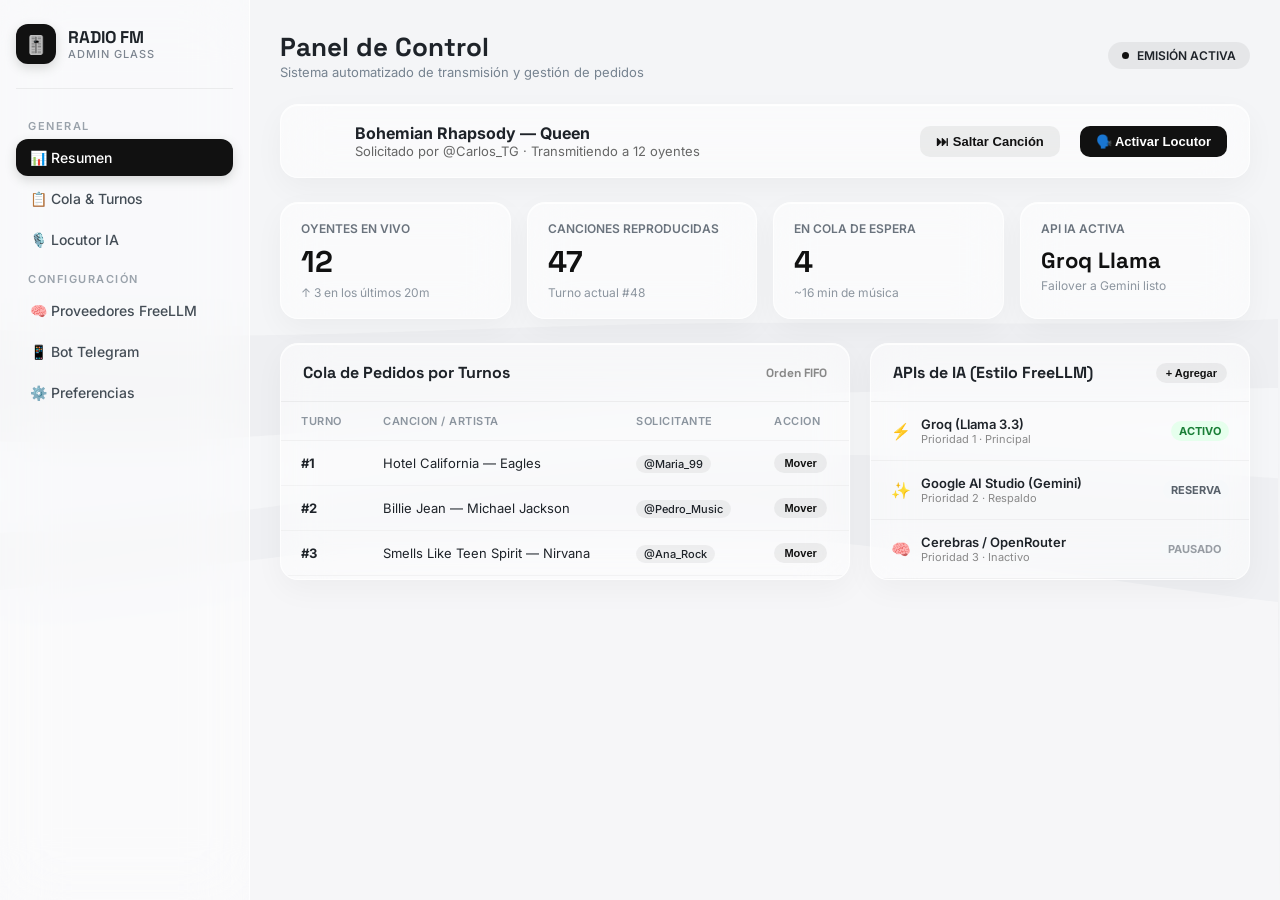
<file: preview-admin.html>
<!DOCTYPE html>
<html>
<head>
  <meta charset="UTF-8">
  <style>
    @import url('https://fonts.googleapis.com/css2?family=Inter:wght@300;400;500;600;700;800&family=Space+Grotesk:wght@500;600;700&display=swap');

    * { margin: 0; padding: 0; box-sizing: border-box; }

    body {
      background: #f4f5f7;
      font-family: 'Inter', -apple-system, sans-serif;
      min-height: 100vh;
      display: flex;
      color: #1e2329;
      overflow-x: hidden;
    }

    #waveCanvas {
      position: fixed;
      top: 0; left: 0;
      width: 100%; height: 100%;
      z-index: 0;
      pointer-events: none;
    }

    .glass {
      background: rgba(255, 255, 255, 0.52);
      backdrop-filter: blur(24px);
      -webkit-backdrop-filter: blur(24px);
      border: 1px solid rgba(255, 255, 255, 0.7);
      border-radius: 18px;
      box-shadow: 0 10px 30px rgba(0, 0, 0, 0.04), inset 0 1px 0 rgba(255, 255, 255, 0.85);
    }

    .glass-sidebar {
      background: rgba(255, 255, 255, 0.45);
      backdrop-filter: blur(30px);
      -webkit-backdrop-filter: blur(30px);
      border-right: 1px solid rgba(255, 255, 255, 0.8);
      width: 250px;
      flex-shrink: 0;
      display: flex;
      flex-direction: column;
      padding: 24px 16px;
      position: relative;
      z-index: 2;
    }

    .logo-box {
      display: flex;
      align-items: center;
      gap: 12px;
      padding-bottom: 24px;
      border-bottom: 1px solid rgba(0, 0, 0, 0.06);
      margin-bottom: 20px;
    }

    .logo-icon {
      width: 40px; height: 40px;
      background: #111;
      color: #fff;
      border-radius: 12px;
      display: flex;
      align-items: center;
      justify-content: center;
      font-size: 18px;
      box-shadow: 0 4px 12px rgba(0,0,0,0.15);
    }

    .logo-title {
      font-family: 'Space Grotesk', sans-serif;
      font-weight: 700;
      font-size: 17px;
      line-height: 1.2;
    }

    .logo-sub {
      font-size: 11px;
      color: #7d8590;
      font-weight: 500;
      letter-spacing: 1px;
    }

    .nav-label {
      font-size: 11px;
      text-transform: uppercase;
      letter-spacing: 1.5px;
      color: #9aa2ab;
      padding: 10px 12px 6px;
      font-weight: 600;
    }

    .nav-btn {
      display: flex;
      align-items: center;
      gap: 12px;
      padding: 10px 14px;
      border-radius: 12px;
      font-size: 14px;
      font-weight: 500;
      color: #444d56;
      cursor: pointer;
      transition: all 0.2s ease;
      margin-bottom: 4px;
    }

    .nav-btn:hover {
      background: rgba(255, 255, 255, 0.7);
      color: #000;
    }

    .nav-btn.active {
      background: #111;
      color: #fff;
      box-shadow: 0 4px 12px rgba(0,0,0,0.15);
    }

    .main-wrap {
      flex: 1;
      padding: 30px;
      position: relative;
      z-index: 2;
      overflow-y: auto;
    }

    .top-header {
      display: flex;
      justify-content: space-between;
      align-items: center;
      margin-bottom: 24px;
    }

    .page-title {
      font-family: 'Space Grotesk', sans-serif;
      font-size: 26px;
      font-weight: 700;
    }

    .live-chip {
      display: inline-flex;
      align-items: center;
      gap: 8px;
      padding: 6px 14px;
      border-radius: 50px;
      background: rgba(0,0,0,0.06);
      font-size: 12px;
      font-weight: 600;
    }

    .dot {
      width: 7px; height: 7px;
      border-radius: 50%;
      background: #111;
      animation: pulse 1.6s infinite ease-in-out;
    }

    @keyframes pulse {
      0%, 100% { opacity: 1; transform: scale(1); }
      50% { opacity: 0.3; transform: scale(1.3); }
    }

    /* STATS */
    .stats-row {
      display: grid;
      grid-template-columns: repeat(4, 1fr);
      gap: 16px;
      margin-bottom: 24px;
    }

    .stat-card {
      padding: 18px 20px;
    }

    .stat-label {
      font-size: 12px;
      font-weight: 600;
      color: #6a737d;
      margin-bottom: 6px;
    }

    .stat-val {
      font-family: 'Space Grotesk', sans-serif;
      font-size: 30px;
      font-weight: 700;
      color: #111;
    }

    .stat-extra {
      font-size: 12px;
      color: #8c959f;
      margin-top: 4px;
    }

    /* MINI PLAYER */
    .now-playing-panel {
      padding: 18px 22px;
      display: flex;
      align-items: center;
      gap: 20px;
      margin-bottom: 24px;
    }

    .freq-bars {
      display: flex;
      align-items: flex-end;
      gap: 3px;
      height: 32px;
    }

    .fb {
      width: 4px;
      background: #111;
      border-radius: 2px;
      animation: freqAnim var(--spd) infinite alternate ease-in-out;
    }

    @keyframes freqAnim {
      0% { height: 6px; }
      100% { height: var(--h); }
    }

    .track-details { flex: 1; }
    .track-title { font-weight: 700; font-size: 16px; }
    .track-sub { font-size: 13px; color: #666; }

    .btn-action {
      border: none;
      background: rgba(0,0,0,0.06);
      color: #111;
      font-size: 13px;
      font-weight: 600;
      padding: 8px 16px;
      border-radius: 10px;
      cursor: pointer;
      transition: all 0.2s;
    }

    .btn-action:hover {
      background: #111;
      color: #fff;
    }

    /* GRID SECTIONS */
    .panels-grid {
      display: grid;
      grid-template-columns: 1.5fr 1fr;
      gap: 20px;
    }

    .card-title {
      font-family: 'Space Grotesk', sans-serif;
      font-size: 16px;
      font-weight: 700;
      padding: 18px 22px;
      border-bottom: 1px solid rgba(0, 0, 0, 0.05);
      display: flex;
      justify-content: space-between;
      align-items: center;
    }

    .queue-table {
      width: 100%;
      border-collapse: collapse;
      font-size: 13px;
    }

    .queue-table th {
      text-align: left;
      padding: 12px 20px;
      color: #8c959f;
      font-weight: 600;
      font-size: 11px;
      letter-spacing: 0.5px;
      border-bottom: 1px solid rgba(0,0,0,0.04);
    }

    .queue-table td {
      padding: 12px 20px;
      border-bottom: 1px solid rgba(0,0,0,0.03);
    }

    .user-tag {
      background: rgba(0,0,0,0.05);
      padding: 2px 8px;
      border-radius: 50px;
      font-size: 11px;
      font-weight: 500;
    }

    /* API PROVIDERS LIST */
    .provider-row {
      display: flex;
      align-items: center;
      justify-content: space-between;
      padding: 14px 20px;
      border-bottom: 1px solid rgba(0, 0, 0, 0.04);
    }

    .prov-info { display: flex; align-items: center; gap: 10px; }
    .prov-status {
      font-size: 11px;
      font-weight: 700;
      padding: 3px 8px;
      border-radius: 50px;
      background: #e6ffed;
      color: #1a7f37;
    }
    .prov-backup {
      background: #f6f8fa;
      color: #57606a;
    }
  </style>
</head>
<body>

  <canvas id="waveCanvas"></canvas>

  <aside class="glass-sidebar">
    <div class="logo-box">
      <div class="logo-icon">🎚️</div>
      <div>
        <div class="logo-title">RADIO FM</div>
        <div class="logo-sub">ADMIN GLASS</div>
      </div>
    </div>

    <div class="nav-label">General</div>
    <div class="nav-btn active">📊 Resumen</div>
    <div class="nav-btn">📋 Cola & Turnos</div>
    <div class="nav-btn">🎙️ Locutor IA</div>

    <div class="nav-label">Configuración</div>
    <div class="nav-btn">🧠 Proveedores FreeLLM</div>
    <div class="nav-btn">📱 Bot Telegram</div>
    <div class="nav-btn">⚙️ Preferencias</div>
  </aside>

  <main class="main-wrap">
    <div class="top-header">
      <div>
        <div class="page-title">Panel de Control</div>
        <div style="font-size: 13px; color: #768390;">Sistema automatizado de transmisión y gestión de pedidos</div>
      </div>
      <div class="live-chip">
        <div class="dot"></div>
        EMISIÓN ACTIVA
      </div>
    </div>

    <!-- Mini player -->
    <div class="now-playing-panel glass">
      <div class="freq-bars">
        <div class="fb" style="--spd:0.4s;--h:24px"></div>
        <div class="fb" style="--spd:0.6s;--h:15px"></div>
        <div class="fb" style="--spd:0.35s;--h:30px"></div>
        <div class="fb" style="--spd:0.5s;--h:18px"></div>
        <div class="fb" style="--spd:0.45s;--h:27px"></div>
      </div>
      <div class="track-details">
        <div class="track-title">Bohemian Rhapsody — Queen</div>
        <div class="track-sub">Solicitado por @Carlos_TG · Transmitiendo a 12 oyentes</div>
      </div>
      <button class="btn-action">⏭ Saltar Canción</button>
      <button class="btn-action" style="background:#111; color:#fff;">🗣️ Activar Locutor</button>
    </div>

    <!-- Stats -->
    <div class="stats-row">
      <div class="stat-card glass">
        <div class="stat-label">OYENTES EN VIVO</div>
        <div class="stat-val">12</div>
        <div class="stat-extra">↑ 3 en los últimos 20m</div>
      </div>
      <div class="stat-card glass">
        <div class="stat-label">CANCIONES REPRODUCIDAS</div>
        <div class="stat-val">47</div>
        <div class="stat-extra">Turno actual #48</div>
      </div>
      <div class="stat-card glass">
        <div class="stat-label">EN COLA DE ESPERA</div>
        <div class="stat-val">4</div>
        <div class="stat-extra">~16 min de música</div>
      </div>
      <div class="stat-card glass">
        <div class="stat-label">API IA ACTIVA</div>
        <div class="stat-val" style="font-size:22px; padding-top:4px;">Groq Llama</div>
        <div class="stat-extra">Failover a Gemini listo</div>
      </div>
    </div>

    <div class="panels-grid">
      <!-- Queue -->
      <div class="glass" style="overflow:hidden;">
        <div class="card-title">
          <span>Cola de Pedidos por Turnos</span>
          <span style="font-size:12px; color:#888;">Orden FIFO</span>
        </div>
        <table class="queue-table">
          <thead>
            <tr>
              <th>TURNO</th>
              <th>CANCION / ARTISTA</th>
              <th>SOLICITANTE</th>
              <th>ACCION</th>
            </tr>
          </thead>
          <tbody>
            <tr>
              <td><strong>#1</strong></td>
              <td>Hotel California — Eagles</td>
              <td><span class="user-tag">@Maria_99</span></td>
              <td><button class="btn-action" style="padding:4px 10px; font-size:11px;">Mover</button></td>
            </tr>
            <tr>
              <td><strong>#2</strong></td>
              <td>Billie Jean — Michael Jackson</td>
              <td><span class="user-tag">@Pedro_Music</span></td>
              <td><button class="btn-action" style="padding:4px 10px; font-size:11px;">Mover</button></td>
            </tr>
            <tr>
              <td><strong>#3</strong></td>
              <td>Smells Like Teen Spirit — Nirvana</td>
              <td><span class="user-tag">@Ana_Rock</span></td>
              <td><button class="btn-action" style="padding:4px 10px; font-size:11px;">Mover</button></td>
            </tr>
          </tbody>
        </table>
      </div>

      <!-- APIs FreeLLM -->
      <div class="glass" style="overflow:hidden;">
        <div class="card-title">
          <span>APIs de IA (Estilo FreeLLM)</span>
          <button class="btn-action" style="padding:4px 10px; font-size:11px;">+ Agregar</button>
        </div>
        <div class="provider-row">
          <div class="prov-info">
            <div>⚡</div>
            <div>
              <div style="font-weight:600; font-size:13px;">Groq (Llama 3.3)</div>
              <div style="font-size:11px; color:#888;">Prioridad 1 · Principal</div>
            </div>
          </div>
          <span class="prov-status">ACTIVO</span>
        </div>
        <div class="provider-row">
          <div class="prov-info">
            <div>✨</div>
            <div>
              <div style="font-weight:600; font-size:13px;">Google AI Studio (Gemini)</div>
              <div style="font-size:11px; color:#888;">Prioridad 2 · Respaldo</div>
            </div>
          </div>
          <span class="prov-status prov-backup">RESERVA</span>
        </div>
        <div class="provider-row">
          <div class="prov-info">
            <div>🧠</div>
            <div>
              <div style="font-weight:600; font-size:13px;">Cerebras / OpenRouter</div>
              <div style="font-size:11px; color:#888;">Prioridad 3 · Inactivo</div>
            </div>
          </div>
          <span class="prov-status prov-backup" style="opacity:0.6;">PAUSADO</span>
        </div>
      </div>
    </div>
  </main>

  <script>
    const canvas = document.getElementById('waveCanvas');
    const ctx = canvas.getContext('2d');
    let w, h, t = 0;

    function resize() {
      w = canvas.width = window.innerWidth;
      h = canvas.height = window.innerHeight;
    }
    resize();
    window.addEventListener('resize', resize);

    function loop() {
      ctx.clearRect(0, 0, w, h);
      ctx.fillStyle = '#f4f5f7';
      ctx.fillRect(0, 0, w, h);

      for (let i = 0; i < 4; i++) {
        const yBase = h * 0.35 + (i * 90);
        ctx.beginPath();
        ctx.moveTo(0, h);
        ctx.lineTo(0, yBase);

        for (let x = 0; x <= w; x += 3) {
          const y = yBase + Math.sin(x * 0.0025 + t * 0.01 + i) * (20 + i * 8) + Math.cos(x * 0.005 - t * 0.008) * 10;
          ctx.lineTo(x, y);
        }
        ctx.lineTo(w, h);
        ctx.closePath();

        ctx.fillStyle = (i % 2 === 0) ? 'rgba(15, 23, 42, 0.025)' : 'rgba(255, 255, 255, 0.4)';
        ctx.fill();
      }

      t++;
      requestAnimationFrame(loop);
    }
    loop();
  </script>
</body>
</html>
</file>
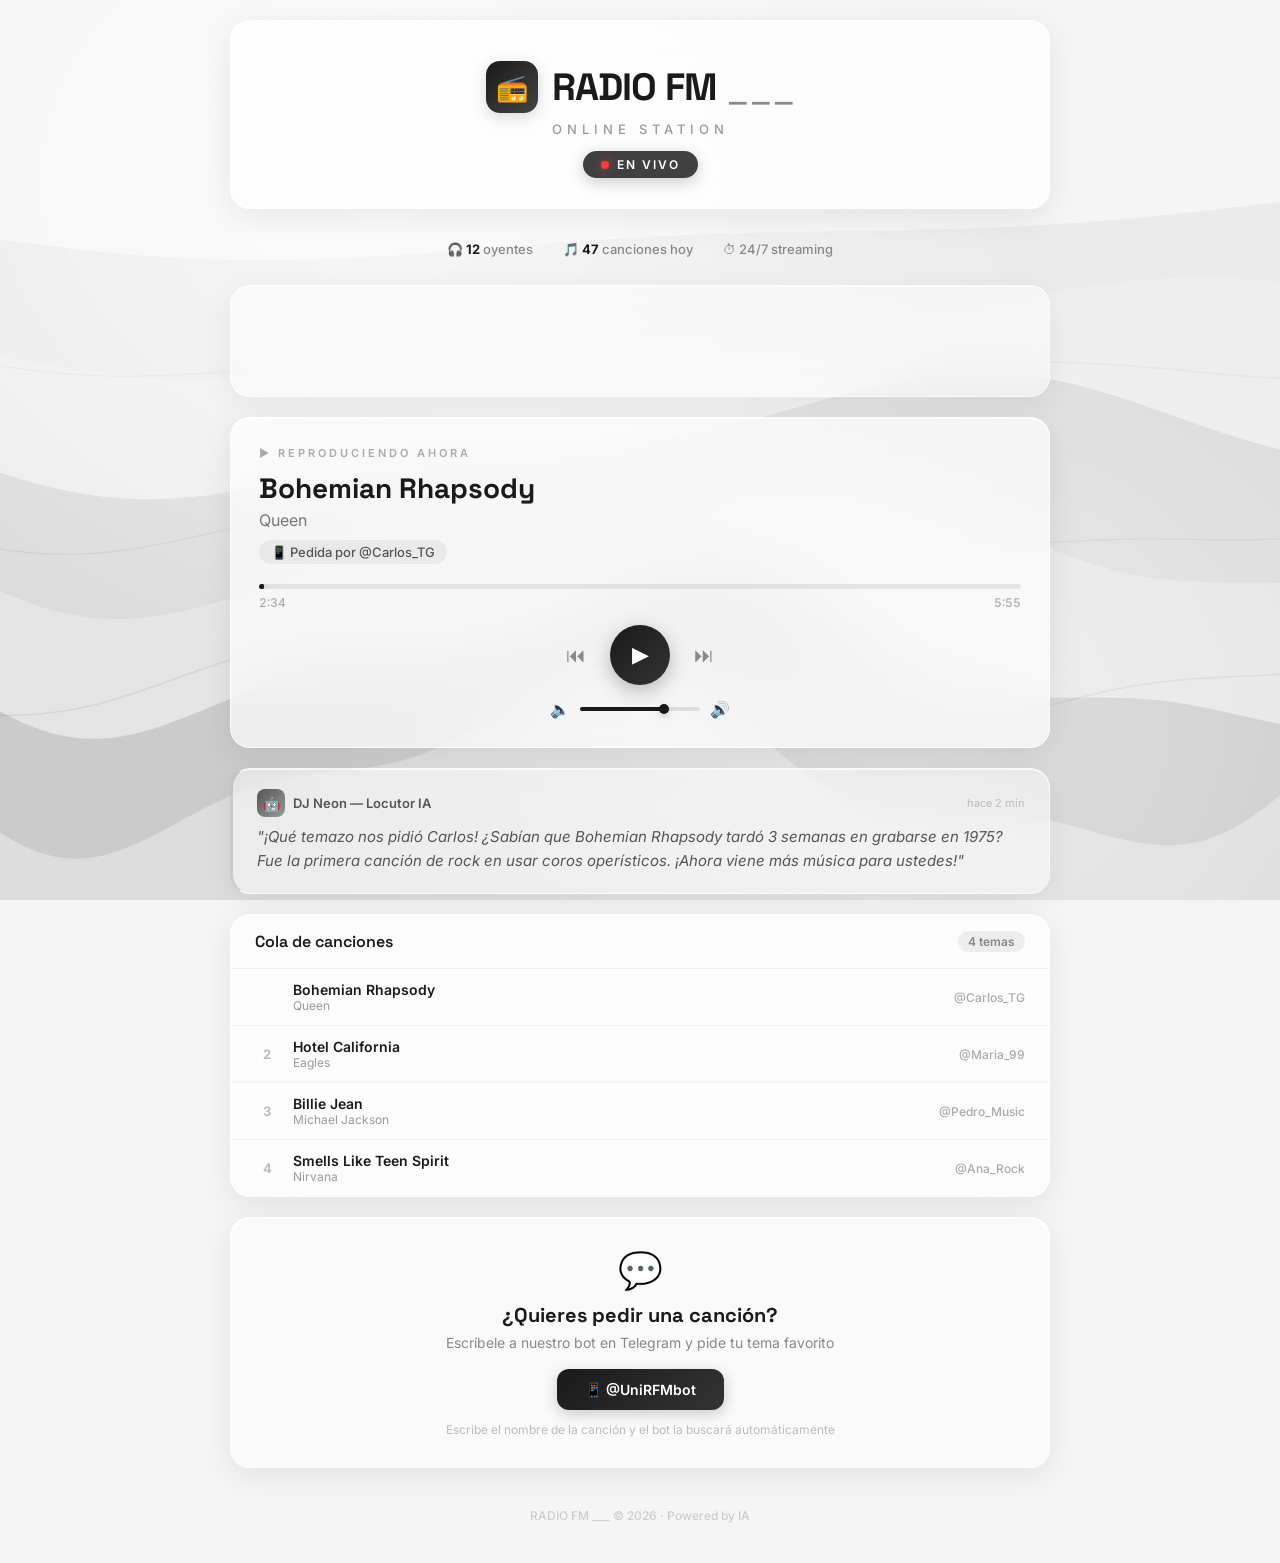
<file: preview-radio.html>
<!DOCTYPE html>
<html>
<head>
  <meta charset="UTF-8">
  <style>
    @import url('https://fonts.googleapis.com/css2?family=Inter:wght@300;400;500;600;700;800;900&family=Space+Grotesk:wght@400;500;600;700&display=swap');

    * { margin: 0; padding: 0; box-sizing: border-box; }

    body {
      background: #f5f5f5;
      font-family: 'Inter', -apple-system, sans-serif;
      min-height: 100vh;
      overflow-x: hidden;
      color: #1a1a1a;
    }

    /* Canvas background for waves */
    #waveBg {
      position: fixed;
      top: 0; left: 0;
      width: 100%; height: 100%;
      z-index: 0;
    }

    /* Soft gradient overlay */
    .bg-overlay {
      position: fixed;
      top: 0; left: 0;
      width: 100%; height: 100%;
      background: radial-gradient(ellipse at 30% 20%, rgba(255,255,255,0.6) 0%, transparent 50%),
                  radial-gradient(ellipse at 70% 80%, rgba(255,255,255,0.4) 0%, transparent 50%);
      z-index: 1;
      pointer-events: none;
    }

    .container {
      max-width: 860px;
      margin: 0 auto;
      padding: 20px;
      position: relative;
      z-index: 2;
    }

    /* GLASS CARD */
    .glass {
      background: rgba(255, 255, 255, 0.45);
      backdrop-filter: blur(20px);
      -webkit-backdrop-filter: blur(20px);
      border: 1px solid rgba(255, 255, 255, 0.6);
      border-radius: 20px;
      box-shadow: 0 8px 32px rgba(0, 0, 0, 0.06),
                  inset 0 1px 0 rgba(255, 255, 255, 0.7);
    }

    .glass-strong {
      background: rgba(255, 255, 255, 0.65);
      backdrop-filter: blur(30px);
      -webkit-backdrop-filter: blur(30px);
      border: 1px solid rgba(255, 255, 255, 0.75);
      border-radius: 20px;
      box-shadow: 0 8px 32px rgba(0, 0, 0, 0.08),
                  inset 0 1px 0 rgba(255, 255, 255, 0.9);
    }

    .glass-subtle {
      background: rgba(255, 255, 255, 0.25);
      backdrop-filter: blur(12px);
      -webkit-backdrop-filter: blur(12px);
      border: 1px solid rgba(255, 255, 255, 0.35);
      border-radius: 16px;
      box-shadow: 0 4px 16px rgba(0, 0, 0, 0.04);
    }

    /* HEADER */
    .header {
      text-align: center;
      padding: 40px 30px 30px;
      margin-bottom: 20px;
    }

    .logo-group {
      display: flex;
      align-items: center;
      justify-content: center;
      gap: 14px;
      margin-bottom: 8px;
    }

    .logo-icon {
      width: 52px;
      height: 52px;
      background: linear-gradient(135deg, #1a1a1a 0%, #444 100%);
      border-radius: 14px;
      display: flex;
      align-items: center;
      justify-content: center;
      font-size: 26px;
      box-shadow: 0 4px 15px rgba(0,0,0,0.15);
    }

    .logo-text {
      font-family: 'Space Grotesk', sans-serif;
      font-weight: 800;
      font-size: 38px;
      letter-spacing: -1px;
      color: #1a1a1a;
    }

    .logo-text span {
      color: #888;
      font-weight: 400;
    }

    .subtitle {
      font-size: 13px;
      font-weight: 500;
      color: #999;
      letter-spacing: 5px;
      text-transform: uppercase;
    }

    .live-pill {
      display: inline-flex;
      align-items: center;
      gap: 8px;
      background: rgba(0, 0, 0, 0.75);
      color: #fff;
      padding: 6px 18px;
      border-radius: 50px;
      font-size: 12px;
      font-weight: 600;
      letter-spacing: 2px;
      margin-top: 14px;
      box-shadow: 0 4px 15px rgba(0,0,0,0.2);
    }

    @keyframes pulse-live {
      0%, 100% { opacity: 1; transform: scale(1); }
      50% { opacity: 0.5; transform: scale(1.3); }
    }

    .live-dot {
      width: 8px; height: 8px;
      background: #ff3b3b;
      border-radius: 50%;
      animation: pulse-live 1.5s ease-in-out infinite;
      box-shadow: 0 0 8px rgba(255,59,59,0.6);
    }

    /* LISTENERS */
    .listeners-bar {
      display: flex;
      justify-content: center;
      gap: 30px;
      padding: 12px 0;
      margin-bottom: 16px;
      font-size: 13px;
      font-weight: 500;
      color: #888;
    }

    .listeners-bar strong {
      color: #1a1a1a;
      font-weight: 700;
    }

    /* WAVE VISUALIZER (CSS) */
    .wave-visualizer {
      padding: 20px;
      margin-bottom: 20px;
      overflow: hidden;
      position: relative;
    }

    .wave-bars {
      display: flex;
      justify-content: center;
      align-items: center;
      height: 70px;
      gap: 2.5px;
    }

    .w-bar {
      width: 4px;
      border-radius: 4px;
      background: linear-gradient(180deg, #1a1a1a 0%, #aaa 100%);
      opacity: 0.7;
      animation: wave-eq var(--spd) ease-in-out infinite alternate;
      animation-delay: var(--del);
    }

    @keyframes wave-eq {
      0% { height: var(--h1); opacity: 0.4; }
      50% { height: var(--h2); opacity: 0.7; }
      100% { height: var(--h3); opacity: 0.5; }
    }

    /* NOW PLAYING */
    .player-card {
      padding: 28px;
      margin-bottom: 20px;
    }

    .np-label {
      font-size: 11px;
      font-weight: 600;
      letter-spacing: 3px;
      color: #aaa;
      text-transform: uppercase;
      margin-bottom: 10px;
    }

    .np-song {
      font-family: 'Space Grotesk', sans-serif;
      font-size: 28px;
      font-weight: 700;
      color: #1a1a1a;
      margin-bottom: 4px;
    }

    .np-artist {
      font-size: 16px;
      font-weight: 400;
      color: #777;
    }

    .np-requester {
      display: inline-flex;
      align-items: center;
      gap: 6px;
      margin-top: 10px;
      font-size: 13px;
      font-weight: 500;
      color: #555;
      background: rgba(0,0,0,0.05);
      padding: 4px 12px;
      border-radius: 50px;
    }

    /* PROGRESS */
    .progress-wrap {
      margin: 20px 0 15px;
    }

    .progress-track {
      height: 5px;
      background: rgba(0,0,0,0.08);
      border-radius: 10px;
      overflow: hidden;
      position: relative;
    }

    .progress-fill {
      height: 100%;
      background: linear-gradient(90deg, #333, #1a1a1a);
      border-radius: 10px;
      width: 0%;
      animation: prog-anim 30s linear infinite;
      position: relative;
    }

    .progress-fill::after {
      content: '';
      position: absolute;
      right: -5px; top: -3px;
      width: 11px; height: 11px;
      background: #1a1a1a;
      border-radius: 50%;
      box-shadow: 0 0 8px rgba(0,0,0,0.2);
    }

    @keyframes prog-anim {
      0% { width: 0%; }
      100% { width: 100%; }
    }

    .progress-times {
      display: flex;
      justify-content: space-between;
      font-size: 12px;
      color: #aaa;
      font-weight: 500;
      margin-top: 6px;
      font-variant-numeric: tabular-nums;
    }

    /* CONTROLS */
    .controls {
      display: flex;
      justify-content: center;
      align-items: center;
      gap: 16px;
    }

    .ctrl-btn {
      background: none;
      border: none;
      cursor: pointer;
      font-size: 20px;
      color: #888;
      transition: all 0.25s;
      padding: 8px;
    }

    .ctrl-btn:hover { color: #333; transform: scale(1.1); }

    .ctrl-play {
      width: 60px; height: 60px;
      background: linear-gradient(135deg, #1a1a1a, #333);
      border: none;
      border-radius: 50%;
      color: white;
      font-size: 22px;
      cursor: pointer;
      display: flex;
      align-items: center;
      justify-content: center;
      box-shadow: 0 6px 20px rgba(0,0,0,0.25);
      transition: all 0.25s;
    }

    .ctrl-play:hover {
      transform: scale(1.08);
      box-shadow: 0 8px 28px rgba(0,0,0,0.35);
    }

    /* VOLUME */
    .volume-row {
      display: flex;
      align-items: center;
      justify-content: center;
      gap: 10px;
      margin-top: 14px;
    }

    .vol-icon { font-size: 16px; color: #aaa; }

    .vol-slider {
      width: 120px;
      height: 4px;
      background: rgba(0,0,0,0.1);
      border-radius: 4px;
      position: relative;
      cursor: pointer;
    }

    .vol-fill {
      width: 70%;
      height: 100%;
      background: #1a1a1a;
      border-radius: 4px;
      position: relative;
    }

    .vol-fill::after {
      content: '';
      position: absolute;
      right: -5px; top: -3px;
      width: 10px; height: 10px;
      background: #1a1a1a;
      border-radius: 50%;
      box-shadow: 0 2px 6px rgba(0,0,0,0.2);
    }

    /* AI BOX */
    .ai-card {
      padding: 20px 24px;
      margin-bottom: 20px;
      border-left: 3px solid rgba(0,0,0,0.15);
    }

    .ai-header {
      display: flex;
      align-items: center;
      gap: 8px;
      margin-bottom: 8px;
    }

    .ai-avatar {
      width: 28px; height: 28px;
      background: linear-gradient(135deg, #555, #999);
      border-radius: 8px;
      display: flex;
      align-items: center;
      justify-content: center;
      font-size: 14px;
    }

    .ai-name {
      font-size: 13px;
      font-weight: 600;
      color: #555;
    }

    .ai-time {
      font-size: 11px;
      color: #bbb;
      margin-left: auto;
    }

    .ai-text {
      font-size: 15px;
      color: #555;
      line-height: 1.6;
      font-style: italic;
    }

    /* QUEUE */
    .queue-card {
      padding: 0;
      margin-bottom: 20px;
      overflow: hidden;
    }

    .queue-header {
      display: flex;
      justify-content: space-between;
      align-items: center;
      padding: 16px 24px;
      border-bottom: 1px solid rgba(0,0,0,0.06);
    }

    .queue-title {
      font-family: 'Space Grotesk', sans-serif;
      font-size: 16px;
      font-weight: 600;
    }

    .queue-count {
      font-size: 12px;
      font-weight: 600;
      color: #888;
      background: rgba(0,0,0,0.06);
      padding: 3px 10px;
      border-radius: 50px;
    }

    .queue-item {
      display: flex;
      align-items: center;
      padding: 12px 24px;
      gap: 14px;
      border-bottom: 1px solid rgba(0,0,0,0.04);
      transition: background 0.2s;
    }

    .queue-item:hover {
      background: rgba(0,0,0,0.02);
    }

    .queue-item:last-child { border-bottom: none; }

    .qi-num {
      font-size: 13px;
      font-weight: 700;
      color: #bbb;
      width: 24px;
      text-align: center;
    }

    .qi-num.playing {
      color: #1a1a1a;
    }

    .qi-info { flex: 1; }

    .qi-song {
      font-size: 14px;
      font-weight: 600;
      color: #1a1a1a;
    }

    .qi-artist {
      font-size: 12px;
      color: #999;
    }

    .qi-user {
      font-size: 12px;
      color: #aaa;
      font-weight: 500;
    }

    .qi-playing-indicator {
      display: flex;
      align-items: flex-end;
      gap: 2px;
      height: 16px;
    }

    .qi-bar {
      width: 3px;
      background: #1a1a1a;
      border-radius: 2px;
      animation: qi-eq var(--spd) ease-in-out infinite alternate;
    }

    @keyframes qi-eq {
      0% { height: 4px; }
      100% { height: var(--h); }
    }

    /* TELEGRAM CTA */
    .tg-card {
      padding: 30px;
      margin-bottom: 20px;
      text-align: center;
      background: rgba(255,255,255,0.5);
      backdrop-filter: blur(25px);
      border: 1px solid rgba(255,255,255,0.7);
    }

    .tg-emoji { font-size: 36px; margin-bottom: 10px; }

    .tg-title {
      font-family: 'Space Grotesk', sans-serif;
      font-size: 20px;
      font-weight: 700;
      color: #1a1a1a;
      margin-bottom: 6px;
    }

    .tg-desc {
      font-size: 14px;
      color: #888;
      margin-bottom: 18px;
    }

    .tg-btn {
      display: inline-flex;
      align-items: center;
      gap: 8px;
      background: linear-gradient(135deg, #1a1a1a, #333);
      color: white;
      border: none;
      border-radius: 12px;
      padding: 12px 28px;
      font-family: 'Inter', sans-serif;
      font-size: 14px;
      font-weight: 600;
      cursor: pointer;
      box-shadow: 0 4px 15px rgba(0,0,0,0.2);
      transition: all 0.25s;
    }

    .tg-btn:hover {
      transform: translateY(-2px);
      box-shadow: 0 6px 20px rgba(0,0,0,0.3);
    }

    .tg-hint {
      font-size: 12px;
      color: #bbb;
      margin-top: 12px;
    }

    /* FOOTER */
    .footer {
      text-align: center;
      padding: 20px;
      font-size: 12px;
      color: #ccc;
      font-weight: 500;
    }
  </style>
</head>
<body>

  <!-- Animated Wave Background -->
  <canvas id="waveBg"></canvas>
  <div class="bg-overlay"></div>

  <div class="container">

    <!-- HEADER -->
    <div class="header glass-strong">
      <div class="logo-group">
        <div class="logo-icon">📻</div>
        <div class="logo-text">RADIO FM <span>___</span></div>
      </div>
      <div class="subtitle">online station</div>
      <div class="live-pill">
        <span class="live-dot"></span>
        EN VIVO
      </div>
    </div>

    <!-- LISTENERS -->
    <div class="listeners-bar">
      <span>🎧 <strong>12</strong> oyentes</span>
      <span>🎵 <strong>47</strong> canciones hoy</span>
      <span>⏱ 24/7 streaming</span>
    </div>

    <!-- WAVE VISUALIZER -->
    <div class="wave-visualizer glass" id="waveVis"></div>

    <!-- PLAYER -->
    <div class="player-card glass-strong">
      <div class="np-label">▶ Reproduciendo ahora</div>
      <div class="np-song">Bohemian Rhapsody</div>
      <div class="np-artist">Queen</div>
      <div class="np-requester">📱 Pedida por @Carlos_TG</div>

      <div class="progress-wrap">
        <div class="progress-track">
          <div class="progress-fill"></div>
        </div>
        <div class="progress-times">
          <span>2:34</span>
          <span>5:55</span>
        </div>
      </div>

      <div class="controls">
        <button class="ctrl-btn">⏮</button>
        <button class="ctrl-play" id="playBtn" onclick="togglePlay()">▶</button>
        <button class="ctrl-btn">⏭</button>
      </div>

      <div class="volume-row">
        <span class="vol-icon">🔈</span>
        <div class="vol-slider">
          <div class="vol-fill"></div>
        </div>
        <span class="vol-icon">🔊</span>
      </div>
    </div>

    <!-- AI ANNOUNCER -->
    <div class="ai-card glass">
      <div class="ai-header">
        <div class="ai-avatar">🤖</div>
        <div class="ai-name">DJ Neon — Locutor IA</div>
        <div class="ai-time">hace 2 min</div>
      </div>
      <div class="ai-text">
        "¡Qué temazo nos pidió Carlos! ¿Sabían que Bohemian Rhapsody tardó 3 semanas en grabarse en 1975? Fue la primera canción de rock en usar coros operísticos. ¡Ahora viene más música para ustedes!"
      </div>
    </div>

    <!-- QUEUE -->
    <div class="queue-card glass-strong">
      <div class="queue-header">
        <div class="queue-title">Cola de canciones</div>
        <div class="queue-count">4 temas</div>
      </div>

      <div class="queue-item">
        <div class="qi-num playing">
          <div class="qi-playing-indicator">
            <div class="qi-bar" style="--spd:0.4s;--h:14px"></div>
            <div class="qi-bar" style="--spd:0.3s;--h:10px;animation-delay:0.1s"></div>
            <div class="qi-bar" style="--spd:0.5s;--h:16px;animation-delay:0.2s"></div>
          </div>
        </div>
        <div class="qi-info">
          <div class="qi-song">Bohemian Rhapsody</div>
          <div class="qi-artist">Queen</div>
        </div>
        <div class="qi-user">@Carlos_TG</div>
      </div>

      <div class="queue-item">
        <div class="qi-num">2</div>
        <div class="qi-info">
          <div class="qi-song">Hotel California</div>
          <div class="qi-artist">Eagles</div>
        </div>
        <div class="qi-user">@Maria_99</div>
      </div>

      <div class="queue-item">
        <div class="qi-num">3</div>
        <div class="qi-info">
          <div class="qi-song">Billie Jean</div>
          <div class="qi-artist">Michael Jackson</div>
        </div>
        <div class="qi-user">@Pedro_Music</div>
      </div>

      <div class="queue-item">
        <div class="qi-num">4</div>
        <div class="qi-info">
          <div class="qi-song">Smells Like Teen Spirit</div>
          <div class="qi-artist">Nirvana</div>
        </div>
        <div class="qi-user">@Ana_Rock</div>
      </div>
    </div>

    <!-- TELEGRAM CTA -->
    <div class="tg-card glass-strong" style="border-radius:20px">
      <div class="tg-emoji">💬</div>
      <div class="tg-title">¿Quieres pedir una canción?</div>
      <div class="tg-desc">Escríbele a nuestro bot en Telegram y pide tu tema favorito</div>
      <a href="https://t.me/UniRFMbot" target="_blank" class="tg-btn" style="text-decoration:none;">📱 @UniRFMbot</a>
      <div class="tg-hint">Escribe el nombre de la canción y el bot la buscará automáticamente</div>
    </div>

    <!-- FOOTER -->
    <div class="footer">
      RADIO FM ___ © 2026 · Powered by IA
    </div>
  </div>

  <script>
    // ====== ANIMATED WAVE BACKGROUND ======
    const canvas = document.getElementById('waveBg');
    const ctx = canvas.getContext('2d');
    let w, h, time = 0;

    function resize() {
      w = canvas.width = window.innerWidth;
      h = canvas.height = window.innerHeight;
    }
    resize();
    window.addEventListener('resize', resize);

    function drawWaves() {
      ctx.clearRect(0, 0, w, h);
      ctx.fillStyle = '#f5f5f5';
      ctx.fillRect(0, 0, w, h);

      const waveCount = 6;
      for (let i = 0; i < waveCount; i++) {
        const baseY = h * 0.25 + (i * h * 0.12);
        const amplitude = 25 + i * 8;
        const frequency = 0.003 + i * 0.0008;
        const speed = 0.008 + i * 0.003;
        const alpha = 0.04 + (i * 0.02);

        ctx.beginPath();
        ctx.moveTo(0, h);
        ctx.lineTo(0, baseY);

        for (let x = 0; x <= w; x += 2) {
          const y = baseY +
            Math.sin(x * frequency + time * speed) * amplitude +
            Math.sin(x * frequency * 2.3 + time * speed * 1.5) * (amplitude * 0.4) +
            Math.cos(x * frequency * 0.7 + time * speed * 0.8) * (amplitude * 0.3);
          ctx.lineTo(x, y);
        }

        ctx.lineTo(w, h);
        ctx.closePath();

        const isEven = i % 2 === 0;
        if (isEven) {
          ctx.fillStyle = `rgba(20, 20, 20, ${alpha})`;
        } else {
          ctx.fillStyle = `rgba(255, 255, 255, ${alpha * 2.5})`;
        }
        ctx.fill();
      }

      // Frequency lines (thin, subtle)
      for (let i = 0; i < 3; i++) {
        const baseY = h * 0.4 + i * h * 0.18;
        const amp = 15 + i * 10;

        ctx.beginPath();
        ctx.strokeStyle = `rgba(0, 0, 0, ${0.04 + i * 0.015})`;
        ctx.lineWidth = 1.5;

        for (let x = 0; x <= w; x += 2) {
          const y = baseY +
            Math.sin(x * 0.006 + time * 0.012 + i) * amp +
            Math.sin(x * 0.015 + time * 0.02) * (amp * 0.3);
          if (x === 0) ctx.moveTo(x, y);
          else ctx.lineTo(x, y);
        }
        ctx.stroke();
      }

      time++;
      requestAnimationFrame(drawWaves);
    }

    drawWaves();

    // ====== WAVE VISUALIZER BARS ======
    const waveVis = document.getElementById('waveVis');
    const waveBars = document.createElement('div');
    waveBars.className = 'wave-bars';

    for (let i = 0; i < 60; i++) {
      const bar = document.createElement('div');
      bar.className = 'w-bar';
      const center = Math.abs(i - 30) / 30;
      const h1 = 4 + (1 - center) * 8;
      const h2 = 8 + (1 - center) * 35 + Math.random() * 15;
      const h3 = 4 + (1 - center) * 12;
      const spd = 0.4 + Math.random() * 0.6;
      const del = (i * 0.03) + Math.random() * 0.2;

      bar.style.setProperty('--h1', h1 + 'px');
      bar.style.setProperty('--h2', h2 + 'px');
      bar.style.setProperty('--h3', h3 + 'px');
      bar.style.setProperty('--spd', spd + 's');
      bar.style.setProperty('--del', del + 's');
      bar.style.animationDelay = del + 's';
      waveBars.appendChild(bar);
    }
    waveVis.appendChild(waveBars);

    // ====== PLAY BUTTON ======
    let playing = false;
    function togglePlay() {
      playing = !playing;
      document.getElementById('playBtn').textContent = playing ? '⏸' : '▶';
    }
  </script>
</body>
</html>
</file>
